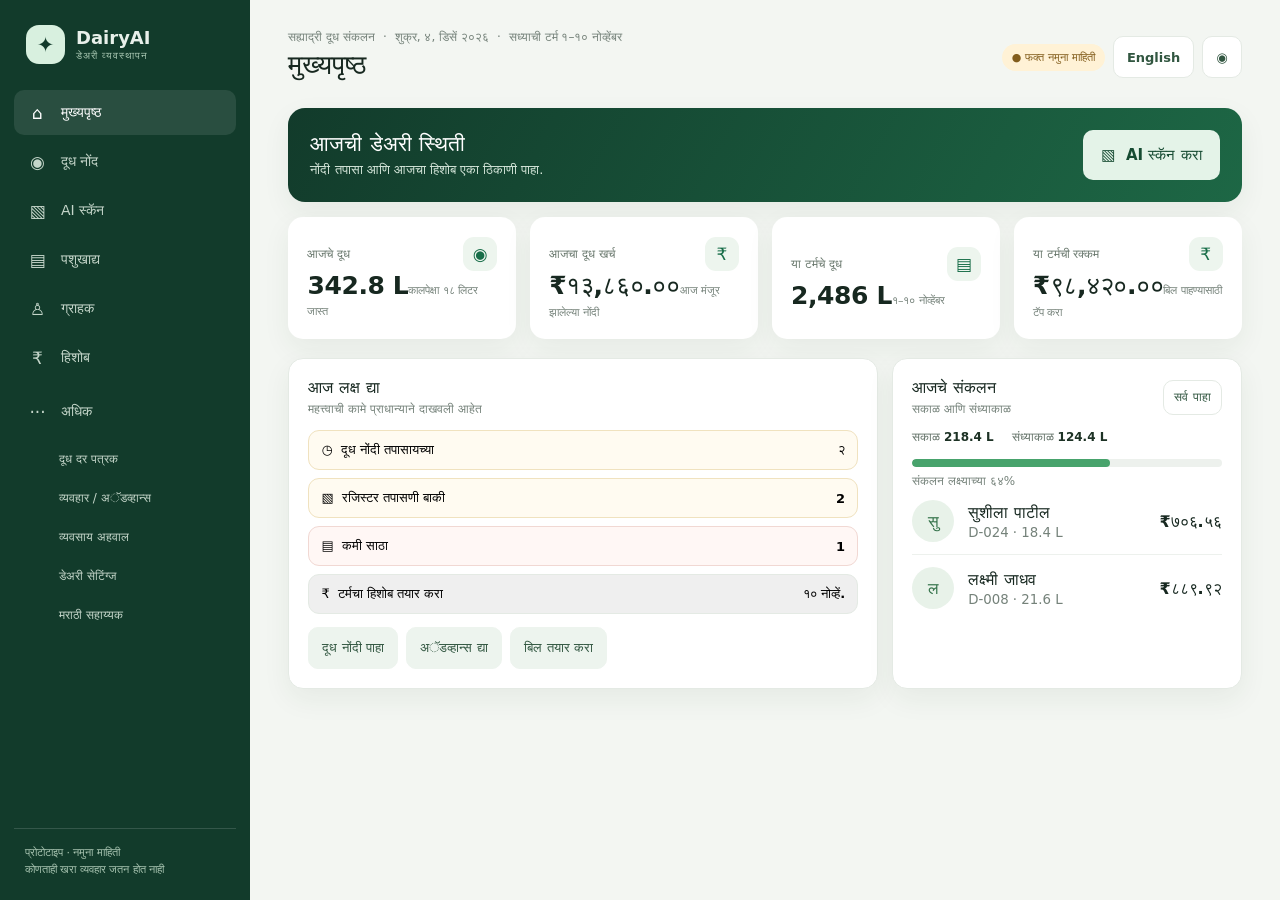
<file: frontend/prototype.html>
<!doctype html>
<html lang="mr">
<head>
  <meta charset="utf-8">
  <meta name="viewport" content="width=device-width, initial-scale=1, viewport-fit=cover">
  <meta name="theme-color" content="#123b2b">
  <title>DairyAI V2 · UI prototype</title>
  <style>
    :root{font-family:system-ui,-apple-system,"Noto Sans Devanagari","Nirmala UI",sans-serif;color:#172820;background:#f3f6f2;font-synthesis:none;--green:#176d48;--dark:#123b2b;--muted:#75827a;--line:#e4eae4;--white:#fff;--amber:#fff5df;--red:#fff0ed;--shadow:0 10px 28px #1c3c2710}
    *{box-sizing:border-box}body{margin:0}button,input,select{font:inherit}button{cursor:pointer}button:focus-visible,input:focus-visible,select:focus-visible{outline:3px solid #78bd91;outline-offset:2px}.shell{min-height:100dvh}.side{position:fixed;inset:0 auto 0 0;width:250px;background:var(--dark);padding:22px 14px;color:#e8f0ea;display:flex;flex-direction:column;z-index:5}.brand{display:flex;gap:11px;align-items:center;padding:3px 12px 26px}.brandmark{width:39px;height:39px;border-radius:13px;background:#d8f0df;color:var(--dark);display:grid;place-items:center;font-size:21px;font-weight:800}.brand b{font-size:18px}.brand small{display:block;color:#a6c5b0;font-size:10px;letter-spacing:1px;margin-top:2px}.navset{display:grid;gap:4px}.nav,.more-link{border:0;background:transparent;color:#c5d6ca;text-align:left;border-radius:10px;padding:11px 12px;min-height:45px;display:flex;align-items:center;gap:12px;font-size:14px}.nav:hover,.more-link:hover,.nav.active,.more-link.active{background:#ffffff19;color:white}.nav .ico{width:23px;text-align:center;font-size:17px}.nav.more{margin-top:5px}.more-links{margin:2px 0 2px 35px;display:grid;gap:2px}.more-link{font-size:12px;min-height:37px;padding:8px 10px}.sidebar-note{margin-top:auto;border-top:1px solid #ffffff25;padding:15px 11px 0;color:#a8c4b1;font-size:11px;line-height:1.55}.mock-badge{display:inline-flex;align-items:center;gap:6px;border-radius:30px;background:#fff2d6;color:#825d1c;padding:7px 10px;font-size:11px;font-weight:750}.main{margin-left:250px;padding:22px clamp(18px,3vw,48px) 50px;max-width:1700px}.top{min-height:70px;display:flex;align-items:center;justify-content:space-between;gap:15px;margin-bottom:16px}.headingline{color:var(--muted);font-size:12px;display:flex;gap:8px;align-items:center;flex-wrap:wrap}.top h1{font-size:27px;line-height:1.35;margin:3px 0 0}.top-actions{display:flex;gap:8px;align-items:center}.iconbtn,.btn{border:1px solid var(--line);border-radius:10px;background:white;color:#315640;min-height:42px;padding:9px 13px;font-size:13px;font-weight:650}.iconbtn:hover,.btn:hover{border-color:#9cbeaa;background:#f8fbf8}.btn.primary{border-color:var(--green);background:var(--green);color:white}.btn.primary:hover{background:#105838}.btn.ghost{background:#edf4ee;border-color:#edf4ee}.btn.danger{color:#a5483e;background:#fff7f5}.btn.small{min-height:35px;padding:7px 10px;font-size:12px}.wrap{max-width:1320px}.grid{display:grid;gap:14px}.stats{grid-template-columns:repeat(4,minmax(0,1fr));margin:15px 0 19px}.card,.panel{background:var(--white);border:1px solid var(--line);border-radius:15px;box-shadow:var(--shadow)}.stat{padding:17px 19px;min-height:122px}.stat-top{display:flex;justify-content:space-between;gap:10px;align-items:center;color:#68776c;font-size:12px}.stat-icon{display:grid;place-items:center;width:34px;height:34px;border-radius:11px;background:#edf5ee;color:var(--green);font-size:17px}.stat-value{font-size:25px;font-weight:800;letter-spacing:-.4px;margin:9px 0 3px}.stat-note{font-size:11px;color:var(--muted)}.stat-link{border:0;text-align:left;cursor:pointer;color:inherit}.stat-link:hover{transform:translateY(-1px);border-color:#c5d8ca}.panel{padding:19px;margin-bottom:14px}.panel-head{display:flex;align-items:center;justify-content:space-between;gap:12px;margin-bottom:14px}.panel h2,.panel h3{margin:0;font-size:16px}.hint{color:var(--muted);font-size:12px;margin-top:5px}.split{grid-template-columns:minmax(0,1.35fr) minmax(280px,.8fr)}.actions{display:flex;gap:8px;flex-wrap:wrap}.hero{background:linear-gradient(120deg,#123b2b,#1d6745);color:white;border-radius:17px;padding:22px;display:flex;justify-content:space-between;align-items:center;gap:20px;margin-bottom:14px;box-shadow:var(--shadow)}.hero h2{margin:0 0 6px;font-size:21px}.hero p{margin:0;color:#d4e5d9;font-size:13px}.hero .btn{min-height:50px;padding:12px 18px;font-size:15px;color:#164b32;background:#e4f3e8;border:0;white-space:nowrap}.alerts{display:grid;gap:8px}.alert{display:flex;justify-content:space-between;align-items:center;gap:12px;padding:11px 12px;border:1px solid var(--line);border-radius:11px;font-size:13px}.alert .count{font-weight:800}.alert.amber{background:#fffbf1;border-color:#f0e2bf}.alert.red{background:#fff7f5;border-color:#f1d8d3}.table-scroll{overflow:auto;overscroll-behavior-x:contain}table{width:100%;border-collapse:collapse;font-size:13px;white-space:nowrap}th{text-align:left;padding:10px;color:#75827a;font-size:11px;font-weight:650;border-bottom:1px solid var(--line)}td{padding:12px 10px;border-bottom:1px solid #eef1ed}tbody tr:last-child td{border-bottom:0}tbody tr.clickable{cursor:pointer}tbody tr.clickable:hover{background:#f8fbf8}.status{display:inline-flex;align-items:center;gap:5px;padding:5px 8px;border-radius:30px;background:#eaf4ec;color:#247348;font-size:11px;font-weight:700}.status.review{background:var(--amber);color:#926517}.status.invalid{background:var(--red);color:#a64238}.status.dot:before{content:"";width:6px;height:6px;background:currentColor;border-radius:50%}.filters{display:flex;gap:8px;flex-wrap:wrap;margin:11px 0 14px}.filters input,.filters select,.field input,.field select{border:1px solid #dfe6df;border-radius:9px;background:white;color:#172820;min-height:40px;padding:8px 10px;font-size:13px}.filters input{min-width:170px}.chips{display:flex;gap:7px;flex-wrap:wrap}.chip{padding:7px 10px;border-radius:30px;background:#f1f5f1;color:#58675d;border:1px solid transparent;font-size:12px}.chip.active{background:#e2f1e6;color:#21643e;border-color:#cbe1d0}.field{display:grid;gap:5px}.field label{font-size:12px;font-weight:650;color:#68766d}.formrow{display:grid;grid-template-columns:repeat(3,minmax(0,1fr));gap:10px}.bar{height:8px;border-radius:10px;background:#edf1ed;overflow:hidden}.bar span{display:block;height:100%;background:#48a36c;border-radius:10px}.empty{padding:27px;text-align:center;color:var(--muted);font-size:13px}.segment{display:flex;gap:5px;background:#f0f4f0;border-radius:11px;padding:4px;width:max-content;max-width:100%;overflow:auto;margin:8px 0 14px}.segment button{border:0;border-radius:8px;background:transparent;padding:8px 13px;color:#657369;white-space:nowrap;font-size:12px}.segment button.active{background:#fff;color:#245d3c;box-shadow:0 2px 8px #1b382514;font-weight:750}.matrix{min-width:520px}.matrix td,.matrix th{text-align:center}.matrix th:first-child{text-align:left}.ratecell{width:74px;padding:7px;border:1px solid #e1e9e1;border-radius:7px;text-align:center;color:#21432f}.summaryline{display:flex;gap:18px;flex-wrap:wrap;color:#627167;font-size:12px}.summaryline b{color:#1d3225}.profile{display:grid;grid-template-columns:44px 1fr auto;align-items:center;gap:12px;padding:12px 0;border-bottom:1px solid #edf1ed}.profile:last-child{border:0}.avatar{height:42px;width:42px;border-radius:50%;background:#e8f2e9;display:grid;place-items:center;color:#327148;font-weight:800}.profile small{display:block;color:var(--muted);margin-top:3px}.terms{display:flex;gap:7px;flex-wrap:wrap}.term{border:1px solid var(--line);background:#fff;padding:8px 11px;border-radius:9px;font-size:12px;color:#55645a}.term.active{background:#e7f2e9;border-color:#c9dfce;color:#22613b;font-weight:700}.toast{position:fixed;z-index:20;bottom:22px;left:50%;transform:translate(-50%,20px);opacity:0;transition:.2s;background:#193f2c;color:white;border-radius:11px;padding:12px 16px;font-size:13px;box-shadow:var(--shadow);pointer-events:none}.toast.show{opacity:1;transform:translate(-50%,0)}dialog{width:min(560px,calc(100% - 24px));max-height:90dvh;border:0;border-radius:18px;padding:20px;box-shadow:0 25px 80px #102f2280}dialog::backdrop{background:#10271d77}.dialog-head{display:flex;justify-content:space-between;align-items:center;margin-bottom:14px}.dialog-head h2{margin:0;font-size:18px}.dialog-body{display:grid;gap:12px}.dialog-foot{display:flex;justify-content:flex-end;gap:8px;margin-top:17px}.notice{padding:11px 13px;background:#f2f7f2;border-radius:10px;color:#48634e;font-size:12px;line-height:1.55}.notice.warn{background:#fff7e6;color:#80601f}.filebox{border:1.5px dashed #bbccbe;border-radius:14px;background:#f9fbf8;padding:22px;text-align:center}.filebox input{max-width:100%;margin-top:10px}.photo{max-width:100%;max-height:240px;object-fit:contain;border-radius:10px;margin-top:10px}.mobilebar{display:none}
    @media(max-width:950px){.side{width:215px}.main{margin-left:215px;padding-inline:20px}.stats{grid-template-columns:repeat(2,minmax(0,1fr))}.split{grid-template-columns:1fr}}
    @media(max-width:700px){.side{display:none}.main{margin:0;padding:12px 13px calc(88px + env(safe-area-inset-bottom))}.top{position:sticky;top:0;z-index:4;background:#f3f6f2ed;backdrop-filter:blur(8px);padding:7px 0 11px;margin:0 0 8px;min-height:62px}.top h1{font-size:21px}.headingline{font-size:11px}.top-actions .mock-badge{display:none}.top-actions .iconbtn{min-height:42px}.stats{gap:9px;margin:10px 0 12px}.stat{padding:13px;min-height:111px;border-radius:13px}.stat-value{font-size:20px}.stat-top{font-size:11px;align-items:flex-start}.stat-icon{width:29px;height:29px;font-size:15px}.stat-note{font-size:10px}.panel{padding:14px;margin-bottom:10px;border-radius:13px}.hero{padding:17px;align-items:flex-start;flex-direction:column;gap:13px}.hero h2{font-size:19px}.hero .btn{width:100%}.panel-head{align-items:flex-start}.panel h2,.panel h3{font-size:15px}.hint{font-size:11px}.filters{display:grid;grid-template-columns:1fr 1fr}.filters input:first-child{grid-column:1/-1}.filters input,.filters select{min-width:0;width:100%}.formrow{grid-template-columns:1fr 1fr}.table-scroll{margin-inline:-5px;padding-inline:5px}table{min-width:660px}.summaryline{gap:9px 15px}.actions{width:100%}.actions .btn{flex:1}.mobilebar{position:fixed;inset:auto 0 0;z-index:10;display:flex;justify-content:space-around;gap:2px;padding:5px 4px calc(5px + env(safe-area-inset-bottom));background:#fff;border-top:1px solid var(--line);box-shadow:0 -4px 18px #193a2510}.mobilebar button{flex:1;min-width:0;min-height:55px;border:0;background:transparent;border-radius:10px;color:#617168;display:grid;place-items:center;align-content:center;gap:1px;font-size:18px}.mobilebar button small{font-size:10px;white-space:nowrap}.mobilebar button.active{background:#e7f2e9;color:#17633e}.mobilebar .scanfab{color:#fff;background:var(--green);margin-top:-17px;height:62px;box-shadow:0 3px 12px #164c2b40}.mobilebar .scanfab small{color:white}dialog{border-radius:18px 18px 0 0;margin:auto 0 0;padding:18px 15px calc(18px + env(safe-area-inset-bottom));max-height:92dvh}.dialog-foot{position:sticky;bottom:-18px;background:white;padding:10px 0 2px}.dialog-foot .btn{flex:1}.ratecell{width:64px}.sidebar-note{display:none}}
    @media(max-width:370px){.main{padding-inline:9px}.stats{gap:7px}.stat{padding:10px}.stat-value{font-size:18px}.top h1{font-size:19px}.mobilebar button small{font-size:9px}}
    @media(prefers-reduced-motion:reduce){*{scroll-behavior:auto!important;transition:none!important}}
  </style>
</head>
<body>
  <div class="shell">
    <aside class="side" aria-label="मुख्य नेव्हिगेशन">
      <div class="brand"><div class="brandmark">✦</div><div><b>DairyAI</b><small>डेअरी व्यवस्थापन</small></div></div>
      <nav class="navset" id="desktopNav"></nav>
      <div class="sidebar-note">प्रोटोटाइप · नमुना माहिती<br>कोणताही खरा व्यवहार जतन होत नाही</div>
    </aside>
    <main class="main">
      <header class="top">
        <div><div class="headingline"><span id="dairyName">सह्याद्री दूध संकलन</span><span>·</span><span id="today"></span><span>·</span><span>सध्याची टर्म १–१० नोव्हेंबर</span></div><h1 id="pageTitle">मुख्यपृष्ठ</h1></div>
        <div class="top-actions"><span class="mock-badge">● फक्त नमुना माहिती</span><button class="iconbtn" id="languageToggle" aria-label="भाषा बदला">English</button><button class="iconbtn" data-action="profile" aria-label="प्रोफाइल">◉</button></div>
      </header>
      <div class="wrap" id="view"></div>
    </main>
    <nav class="mobilebar" id="mobileNav" aria-label="मोबाइल नेव्हिगेशन"></nav>
  </div>
  <div class="toast" id="toast" role="status" aria-live="polite"></div>
  <dialog id="dialog"><div id="dialogContent"></div></dialog>
  <script>
    (() => {
      const navItems = [
        ["home","⌂","मुख्यपृष्ठ","Home"],["milk","◉","दूध नोंद","Milk"],
        ["scan","▧","AI स्कॅन","Scan"],["feed","▤","पशुखाद्य","Feed"],
        ["farmers","♙","ग्राहक","Farmers"],["billing","₹","हिशोब","Billing"],
        ["rates","⌁","दूध दर पत्रक","Rate chart"],["transactions","↔","व्यवहार / अॅडव्हान्स","Transactions"],
        ["reports","▥","व्यवसाय अहवाल","Reports"],["settings","⚙","डेअरी सेटिंग्ज","Settings"],
        ["assistant","◌","मराठी सहाय्यक","Assistant"]
      ];
      const state = {
        page:"home", lang:"mr", feedTab:"stock", term:"१–१० नोव्हेंबर",
        milkRows:[
          {code:"D-024",name:"सुशीला पाटील",session:"सकाळ",litres:18.4,fat:4.2,snf:8.6,rate:38.4,amount:706.56,status:"मंजूर"},
          {code:"D-031",name:"रामदास शिंदे",session:"सकाळ",litres:14.2,fat:3.8,snf:8.4,rate:35.8,amount:508.36,status:"तपासा"},
          {code:"D-008",name:"लक्ष्मी जाधव",session:"सकाळ",litres:21.6,fat:4.5,snf:8.8,rate:41.2,amount:889.92,status:"मंजूर"},
          {code:"D-017",name:"विठ्ठल कदम",session:"संध्याकाळ",litres:16.1,fat:3.4,snf:8.1,rate:32.6,amount:524.86,status:"तपासा"},
          {code:"D-042",name:"मंगल मोरे",session:"सकाळ",litres:12.8,fat:4.1,snf:8.5,rate:37.7,amount:482.56,status:"मंजूर"}
        ],
        products:[
          {name:"शक्ती पशुखाद्य",code:"FD-01",qty:24,unit:"पोती",buy:1180,sell:1320,threshold:8},
          {name:"कॅल्शियम पावडर",code:"FD-02",qty:18,unit:"किलो",buy:42,sell:55,threshold:10},
          {name:"खनिज मिश्रण",code:"FD-03",qty:6,unit:"किलो",buy:160,sell:195,threshold:8},
          {name:"कडबा पूरक",code:"FD-04",qty:32,unit:"पोती",buy:940,sell:1080,threshold:10}
        ],
        farmers:[
          {code:"D-008",name:"लक्ष्मी जाधव",balance:3240,litres:184.6,advance:1000},
          {code:"D-024",name:"सुशीला पाटील",balance:2860,litres:161.2,advance:0},
          {code:"D-031",name:"रामदास शिंदे",balance:1480,litres:139.4,advance:2500},
          {code:"D-017",name:"विठ्ठल कदम",balance:920,litres:128.8,advance:0},
          {code:"D-042",name:"मंगल मोरे",balance:4180,litres:197.3,advance:500}
        ],
        billsGenerated:false,
        rates:{fats:["3.0","3.5","4.0","4.5","5.0"],snfs:["8.0","8.5","9.0"],values:[[27.4,29.8,32.2],[30.1,32.5,34.9],[32.8,35.2,37.6],[35.5,37.9,40.3],[38.2,40.6,43.0]]}
      };
      const tr = (mr,en) => state.lang==="mr" ? mr : en;
      const esc = value => String(value??"").replace(/[&<>"']/g,c=>({"&":"&amp;","<":"&lt;",">":"&gt;",'"':"&quot;","'":"&#39;"}[c]));
      const money = n => new Intl.NumberFormat(state.lang==="mr"?"mr-IN":"en-IN",{style:"currency",currency:"INR",maximumFractionDigits:2}).format(Number(n||0));
      const num = n => new Intl.NumberFormat(state.lang==="mr"?"mr-IN":"en-IN",{maximumFractionDigits:1}).format(Number(n||0));
      const navLabel = item => state.lang==="mr"?item[2]:item[3];
      const active = page => state.page===page?" active":"";
      const title = () => navLabel(navItems.find(item=>item[0]===state.page)||navItems[0]);
      const toast = message => {const node=document.querySelector("#toast");node.textContent=message;node.classList.add("show");setTimeout(()=>node.classList.remove("show"),2400)};
      const status = text => {
        const label=state.lang==="en"?({"तपासा":"Needs review","मंजूर":"Approved","चुकीची":"Invalid","उपलब्ध":"In stock"}[text]||text):text;
        return `<span class="status ${text==="तपासा"||text==="Needs review"?"review":text==="चुकीची"||text==="Invalid"?"invalid":""}">${esc(label)}</span>`;
      };
      const table = (heads,rows,extra="") => `<div class="table-scroll"><table ${extra}><thead><tr>${heads.map(h=>`<th>${h}</th>`).join("")}</tr></thead><tbody>${rows}</tbody></table></div>`;
      const navButton = item => `<button class="nav${active(item[0])}" data-nav="${item[0]}"><span class="ico">${item[1]}</span><span>${navLabel(item)}</span></button>`;
      const renderNav = () => {
        const main = navItems.slice(0,6), more=navItems.slice(6);
        document.querySelector("#desktopNav").innerHTML=main.map(navButton).join("")+
          `<button class="nav more${more.some(item=>item[0]===state.page)?" active":""}" data-action="more"><span class="ico">···</span><span>${tr("अधिक","More")}</span></button>`+
          `<div class="more-links">${more.map(item=>`<button class="more-link${active(item[0])}" data-nav="${item[0]}">${navLabel(item)}</button>`).join("")}</div>`;
        document.querySelector("#mobileNav").innerHTML=[
          ["home","⌂",tr("होम","Home")],["milk","◉",tr("दूध","Milk")],["scan","▧",tr("स्कॅन","Scan")],
          ["feed","▤",tr("खाद्य","Feed")],["billing","₹",tr("हिशोब","Bill")]
        ].map(([page,icon,label])=>`<button data-nav="${page}" class="${page==="scan"?"scanfab":""}${active(page)}"><span>${icon}</span><small>${label}</small></button>`).join("");
      };
      const stat = (label,value,note,icon,page) => `<button class="card stat stat-link" data-nav="${page}"><span class="stat-top">${label}<span class="stat-icon">${icon}</span></span><span class="stat-value">${value}</span><span class="stat-note">${note}</span></button>`;
      const home = () => {
        const reviewed=state.milkRows.filter(row=>row.status==="तपासा").length;
        return `<div class="hero"><div><h2>${tr("आजची डेअरी स्थिती","Your dairy at a glance")}</h2><p>${tr("नोंदी तपासा आणि आजचा हिशोब एका ठिकाणी पाहा.","Review entries and keep today's work moving.")}</p></div><button class="btn" data-nav="scan">▧ &nbsp;${tr("AI स्कॅन करा","Scan a register")}</button></div>
          <div class="grid stats">${stat(tr("आजचे दूध","Today's milk"),"342.8 L",tr("कालपेक्षा १८ लिटर जास्त","18 L more than yesterday"),"◉","milk")}${stat(tr("आजचा दूध खर्च","Today's milk cost"),money(13860),tr("आज मंजूर झालेल्या नोंदी","Based on approved entries"),"₹","milk")}${stat(tr("या टर्मचे दूध","Milk this term"),"2,486 L",tr("१–१० नोव्हेंबर","1–10 November"),"▤","billing")}${stat(tr("या टर्मची रक्कम","Term amount"),money(98420),tr("बिल पाहण्यासाठी टॅप करा","Tap to open billing"),"₹","billing")}</div>
          <div class="grid split"><section class="panel"><div class="panel-head"><div><h2>${tr("आज लक्ष द्या","Needs your attention")}</h2><div class="hint">${tr("महत्त्वाची कामे प्राधान्याने दाखवली आहेत","Key actions for today")}</div></div></div><div class="alerts">
            <button class="alert amber" data-nav="milk"><span>◷ &nbsp;${tr("दूध नोंदी तपासायच्या","Milk entries to review")}</span><span class="count">${num(reviewed)}</span></button>
            <button class="alert amber" data-nav="scan"><span>▧ &nbsp;${tr("रजिस्टर तपासणी बाकी","Register scans pending")}</span><span class="count">2</span></button>
            <button class="alert red" data-nav="feed"><span>▤ &nbsp;${tr("कमी साठा","Low feed stock")}</span><span class="count">1</span></button>
            <button class="alert" data-nav="billing"><span>₹ &nbsp;${tr("टर्मचा हिशोब तयार करा","Settlement due soon")}</span><span class="count">१० नोव्हें.</span></button></div>
            <div class="actions" style="margin-top:13px"><button class="btn ghost" data-nav="milk">${tr("दूध नोंदी पाहा","View milk entries")}</button><button class="btn ghost" data-action="advance">${tr("अॅडव्हान्स द्या","Give advance")}</button><button class="btn ghost" data-nav="billing">${tr("बिल तयार करा","Generate bills")}</button></div></section>
          <section class="panel"><div class="panel-head"><div><h2>${tr("आजचे संकलन","Today's collection")}</h2><div class="hint">${tr("सकाळ आणि संध्याकाळ","Morning and evening")}</div></div><button class="btn small" data-nav="milk">${tr("सर्व पाहा","View all")}</button></div><div class="summaryline"><span>${tr("सकाळ","Morning")} <b>218.4 L</b></span><span>${tr("संध्याकाळ","Evening")} <b>124.4 L</b></span></div><div class="bar" style="margin:15px 0 7px"><span style="width:64%"></span></div><div class="hint">${tr("संकलन लक्ष्याच्या ६४%","64% of today's collection target")}</div><div class="profile"><div class="avatar">सु</div><div><b>सुशीला पाटील</b><small>D-024 · 18.4 L</small></div><b>${money(706.56)}</b></div><div class="profile"><div class="avatar">ल</div><div><b>लक्ष्मी जाधव</b><small>D-008 · 21.6 L</small></div><b>${money(889.92)}</b></div></section></div>`;
      };
      const milk = () => {
        const rows=state.milkRows.map((r,i)=>`<tr class="clickable" data-action="edit-milk" data-index="${i}"><td><b>${esc(r.name)}</b><div class="hint">${esc(r.code)}</div></td><td>${num(r.litres)} L</td><td>${money(r.rate)}</td><td><b>${money(r.amount)}</b></td><td>${status(r.status)}</td></tr>`).join("");
        return `<section class="panel"><div class="panel-head"><div><h2>${tr("दूध संकलन","Milk collection")}</h2><div class="hint">${tr("दैनंदिन नोंदी आणि टर्मचा आढावा","Daily entries and term overview")}</div></div><button class="btn primary" data-action="add-milk">＋ ${tr("दूध नोंद","Add entry")}</button></div>
          <div class="terms">${["१–१० नोव्हेंबर","११–२० नोव्हेंबर","२१–३० नोव्हेंबर"].map((x,i)=>`<button class="term${i===0?" active":""}" data-action="term" data-term="${x}">${state.lang==="mr"?x:["1–10 Nov","11–20 Nov","21–30 Nov"][i]}</button>`).join("")}</div>
          <div class="filters"><input aria-label="शेतकरी शोधा" placeholder="${tr("नाव किंवा कोड शोधा","Search farmer or code")}"><input type="date" value="2026-11-06"><select aria-label="सत्र"><option>${tr("सर्व सत्र","All sessions")}</option><option>${tr("सकाळ","Morning")}</option><option>${tr("संध्याकाळ","Evening")}</option></select><select aria-label="स्थिती"><option>${tr("सर्व स्थिती","All statuses")}</option><option>${tr("तपासा","Needs review")}</option><option>${tr("मंजूर","Approved")}</option></select></div>
          <div class="summaryline"><span>${tr("नोंदी","Entries")} <b>${num(state.milkRows.length)}</b></span><span>${tr("एकूण दूध","Total milk")} <b>${num(state.milkRows.reduce((a,r)=>a+r.litres,0))} L</b></span><span>${tr("एकूण रक्कम","Total amount")} <b>${money(state.milkRows.reduce((a,r)=>a+r.amount,0))}</b></span><span>${tr("तपासायचे","To review")} <b>${num(state.milkRows.filter(r=>r.status==="तपासा").length)}</b></span></div>
          <div style="margin-top:10px">${table([tr("शेतकरी","Farmer"),tr("लिटर","Litres"),tr("दर","Rate"),tr("रक्कम","Amount"),tr("स्थिती","Status")],rows)}</div><div class="hint">${tr("नोंदीवर टॅप करून तपशील बदला.","Tap a row to review or edit details.")}</div></section>`;
      };
      const scan = () => `<div class="grid split"><section class="panel"><div class="panel-head"><div><h2>${tr("रजिस्टरचा फोटो","Photograph a register")}</h2><div class="hint">${tr("प्रकार AI ओळखेल; खात्री नसल्यास तुम्हाला विचारेल.","AI detects the document and asks if it is unsure.")}</div></div><span class="status">✦ AI</span></div>
        <div class="filebox"><div style="font-size:30px">▧</div><b>${tr("फोटो निवडा किंवा कॅमेरा वापरा","Choose a photo or use camera")}</b><div class="hint">JPG · PNG · HEIC</div><input id="scanFile" type="file" accept="image/*" capture="environment"><img id="photoPreview" class="photo" hidden></div>
        <div class="actions" style="margin-top:12px"><button class="btn primary" data-action="demo-scan">✦ &nbsp;${tr("नमुना स्कॅन पाहा","Preview sample scan")}</button></div>
        <div id="scanOutput" style="margin-top:12px"></div>
        <div class="notice warn" style="margin-top:12px">${tr("हा UI प्रोटोटाइप आहे. फोटो कुठेही पाठवला जात नाही; नमुना स्कॅन फक्त दाखवतो.","Prototype only: photos are not uploaded. Sample scan demonstrates the review screen.")}</div>
        </section><section class="panel"><h2>${tr("एकच स्कॅन, वेगवेगळे रजिस्टर","One scan flow for every document")}</h2><div class="hint">${tr("दूध, पशुखाद्य विक्री किंवा दूध दरपत्रक","Milk, cattle-feed sales, or rate chart")}</div>
        <div class="alerts" style="margin-top:16px"><div class="alert"><span>◉ &nbsp;${tr("दूध संकलन नोंद","Milk collection register")}</span><span>✓</span></div><div class="alert"><span>▤ &nbsp;${tr("पशुखाद्य विक्री नोंद","Feed sales register")}</span><span>✓</span></div><div class="alert"><span>⌁ &nbsp;${tr("दूध दरपत्रक","Milk rate chart")}</span><span>✓</span></div></div>
        <p class="hint">${tr("प्रत्येक नोंद तपासून मंजूर केल्यावरच हिशोबात जाईल.","Entries affect accounts only after review and approval.")}</p></section></div>`;
      const feed = () => {
        const tabs=[["stock",tr("सध्याचा साठा","Current stock")],["inward",tr("माल जमा","Stock inward")],["sales",tr("ग्राहक विक्री","Farmer sales")]];
        let body="";
        if(state.feedTab==="stock"){
          const rows=state.products.map(p=>`<tr><td><b>${esc(p.name)}</b><div class="hint">${esc(p.code)}</div></td><td>${num(p.qty)} ${esc(p.unit)}</td><td>${money(p.buy)}</td><td>${money(p.sell)}</td><td>${p.qty<=p.threshold?status("तपासा"):status("उपलब्ध")}</td><td><button class="btn small" data-action="edit-product" data-code="${esc(p.code)}">${tr("बदला","Edit")}</button></td></tr>`).join("");
          body=`<div class="panel-head"><div><h2>${tr("उपलब्ध पशुखाद्य","Available feed")}</h2><div class="hint">${tr("कमी साठा असलेला माल दिसेल","Low stock is highlighted")}</div></div><button class="btn primary" data-action="stock-in">${tr("＋ माल जमा","＋ Stock inward")}</button></div>${table([tr("उत्पादन","Product"),tr("शिल्लक","Available"),tr("खरेदी दर","Buy price"),tr("विक्री दर","Sell price"),tr("स्थिती","Status"),""],rows)}`;
        }else if(state.feedTab==="inward"){
          body=`<div class="panel-head"><div><h2>${tr("नवीन माल नोंद","Record incoming stock")}</h2><div class="hint">${tr("एकाच वेळी अनेक वस्तू जोडा","Add one or more items")}</div></div></div><div class="formrow"><div class="field"><label>${tr("उत्पादन","Product")}</label><select id="inProduct">${state.products.map(p=>`<option value="${esc(p.code)}">${esc(p.name)}</option>`).join("")}</select></div><div class="field"><label>${tr("प्रमाण","Quantity")}</label><input id="inQty" type="number" min=".1" value="10"></div><div class="field"><label>${tr("खरेदी दर","Purchase price")}</label><input id="inPrice" type="number" value="1180"></div></div><div class="actions" style="margin-top:14px"><button class="btn ghost" data-action="add-inward-row">＋ ${tr("ओळ जोडा","Add row")}</button><button class="btn primary" data-action="save-inward">${tr("नमुना जमा करा","Save demo stock")}</button></div><div class="notice" style="margin-top:14px">${tr("प्रोटोटाइपमधील बदल फक्त या पानावर तात्पुरते आहेत.","Changes are temporary in this prototype only.")}</div>`;
        }else{
          const rows=[["06 नोव्हें.","सुशीला पाटील","शक्ती पशुखाद्य · 1 पोते",1320],["05 नोव्हें.","लक्ष्मी जाधव","कॅल्शियम पावडर · 2 किलो",110],["05 नोव्हें.","रामदास शिंदे","खनिज मिश्रण · 1 किलो",195]].map(r=>`<tr><td>${r[0]}</td><td>${r[1]}</td><td>${r[2]}</td><td><b>${money(r[3])}</b></td></tr>`).join("");
          body=`<div class="panel-head"><div><h2>${tr("पशुखाद्य विक्री","Feed sales")}</h2><div class="hint">${tr("स्कॅन किंवा हाताने विक्री नोंदवा","Scan a register or add a sale")}</div></div><button class="btn primary" data-action="feed-sale">${tr("＋ विक्री नोंद","Add sale")}</button></div><div class="actions" style="margin-bottom:13px"><button class="btn ghost" data-nav="scan">${tr("विक्री रजिस्टर स्कॅन","Scan sales register")}</button></div>${table([tr("दिनांक","Date"),tr("शेतकरी","Farmer"),tr("माल","Product"),tr("रक्कम","Amount")],rows)}`;
        }
        return `<div class="grid stats">${stat(tr("उत्पादने","Products"),num(state.products.length),tr("सक्रिय वस्तू","Active products"),"▤","feed")}${stat(tr("साठा मूल्य","Stock value"),money(state.products.reduce((a,p)=>a+p.qty*p.buy,0)),tr("खरेदी दरानुसार","At purchase cost"),"₹","feed")}${stat(tr("कमी साठा","Low stock"),num(state.products.filter(p=>p.qty<=p.threshold).length),tr("लक्ष देण्याची गरज","Needs attention"),"!","feed")}${stat(tr("आजची विक्री","Today's sales"),money(1625),tr("३ विक्री नोंदी","3 sales"),"↗","feed")}</div><section class="panel"><div class="segment">${tabs.map(([key,label])=>`<button class="${state.feedTab===key?"active":""}" data-action="feed-tab" data-tab="${key}">${label}</button>`).join("")}</div>${body}</section>`;
      };
      const farmers = () => {
        const rows=state.farmers.map((f,i)=>`<tr class="clickable" data-action="farmer" data-index="${i}"><td><b>${esc(f.code)}</b></td><td>${esc(f.name)}</td><td><b>${money(f.balance)}</b></td><td>${num(f.litres)} L</td><td>${money(f.advance)}</td></tr>`).join("");
        return `<section class="panel"><div class="panel-head"><div><h2>${tr("ग्राहक","Farmers")}</h2><div class="hint">${tr("या टर्ममधील दूध, बाकी आणि अॅडव्हान्स","Milk, balance and advances this term")}</div></div><button class="btn primary" data-action="add-farmer">＋ ${tr("नवीन ग्राहक","Add farmer")}</button></div><div class="filters"><input placeholder="${tr("नाव किंवा कोड शोधा","Search name or code")}"><select><option>${tr("सर्व ग्राहक","All farmers")}</option><option>${tr("बाकी असलेले","With balance")}</option></select></div>${table([tr("कोड","Code"),tr("नाव","Name"),tr("सध्याची बाकी","Balance"),tr("या टर्मचे दूध","Term milk"),tr("अॅडव्हान्स","Advance")],rows)}<div class="hint">${tr("ग्राहकावर टॅप करून खाते उघडा.","Tap a farmer to open their account.")}</div></section>`;
      };
      const billing = () => `<div class="panel"><div class="panel-head"><div><h2>${tr("दहा दिवसांचा हिशोब","10-day billing")}</h2><div class="hint">${tr("टर्म निवडा आणि मसुदा बिले तपासा","Select a term and review draft bills")}</div></div><span class="status review">${state.billsGenerated?tr("मसुदा तयार","Draft ready"):tr("मसुदा नाही","No draft yet")}</span></div><div class="terms">${["१–१० नोव्हेंबर","११–२० नोव्हेंबर","२१–३० नोव्हेंबर"].map((x,i)=>`<button class="term${i===0?" active":""}">${state.lang==="mr"?x:["1–10 Nov","11–20 Nov","21–30 Nov"][i]}</button>`).join("")}</div><div class="grid stats">${stat(tr("एकूण ग्राहक","Farmers"),"124",tr("या टर्ममध्ये","In this term"),"♙","farmers")}${stat(tr("दूध रक्कम","Milk earnings"),money(98420),tr("मंजूर दूध नोंदी","Approved milk entries"),"◉","milk")}${stat(tr("कपात","Deductions"),money(12400),tr("खाद्य आणि अॅडव्हान्स","Feed and advances"),"−","transactions")}${stat(tr("देय रक्कम","Total payable"),money(86020),tr("नमुना अंदाज","Sample estimate"),"₹","billing")}</div><div class="summaryline"><span>${tr("तपासायची बिले","Bills needing review")} <b>${state.billsGenerated?"3":"—"}</b></span><span>${tr("अंतिम बिलं बदलता येत नाहीत","Final bills are immutable")}</span></div><div class="actions" style="margin-top:15px"><button class="btn primary" data-action="generate-bills">${tr("बिलांचा मसुदा तयार करा","Generate draft bills")}</button><button class="btn" data-action="bill-preview">${tr("नमुना बिल पाहा","Preview sample bill")}</button></div></div><div class="panel"><h2>${tr("बिलात समाविष्ट","What's included")}</h2><div class="hint">${tr("दूध जमा · पशुखाद्य · अॅडव्हान्स · अनामत · इतर कपात","Milk credit · feed · advances · anamat · other deductions")}</div><div class="notice" style="margin-top:12px">${tr("ही रक्कम केवळ नमुना स्क्रीनसाठी आहे; बिलिंग API या प्रोटोटाइपशी जोडलेले नाही.","Figures are mock data; no billing API is connected to this prototype.")}</div></div>`;
      const rates = () => `<section class="panel"><div class="panel-head"><div><h2>${tr("सक्रिय दूध दरपत्रक","Active milk rate chart")}</h2><div class="hint">${tr("दरपत्रक v3 · १ नोव्हेंबरपासून · नमुना दर","Rate chart v3 · effective 1 Nov · sample rates")}</div></div><div class="actions"><button class="btn" data-nav="scan">${tr("⌁ नवीन पत्रक स्कॅन","Scan new chart")}</button><button class="btn primary" data-action="save-rates">${tr("बदल जतन करा","Save changes")}</button></div></div><div class="segment"><button class="active">${tr("गाय","Cow")}</button><button>${tr("म्हैस","Buffalo")}</button></div><div class="table-scroll"><table class="matrix"><thead><tr><th>FAT / SNF</th>${state.rates.snfs.map(s=>`<th>${esc(s)}</th>`).join("")}</tr></thead><tbody>${state.rates.fats.map((f,ri)=>`<tr><th>${esc(f)}</th>${state.rates.values[ri].map((rate,ci)=>`<td><input class="ratecell" type="number" step=".01" value="${rate}" data-ri="${ri}" data-ci="${ci}" aria-label="FAT ${f} SNF ${state.rates.snfs[ci]} rate"></td>`).join("")}</tr>`).join("")}</tbody></table></div><div class="notice" style="margin-top:12px">${tr("दर धोरण: अचूक जुळणी · सुधारणा केल्यास नवीन आवृत्ती तयार होईल. जुन्या टर्मचा हिशोब कायम राहतो.","Policy: exact match · edits create a new version. Historical bills remain unchanged.")}</div></section>`;
      const transactions = () => `<section class="panel"><div class="panel-head"><div><h2>${tr("व्यवहार","Transactions")}</h2><div class="hint">${tr("अॅडव्हान्स, पेमेंट किंवा इतर नोंद","Advance, payment or adjustment")}</div></div><button class="btn primary" data-action="advance">＋ ${tr("अॅडव्हान्स द्या","Give advance")}</button></div><div class="segment"><button class="active">${tr("सर्व","All")}</button><button>${tr("अॅडव्हान्स","Advances")}</button><button>${tr("पेमेंट","Payments")}</button></div>${table([tr("दिनांक","Date"),tr("शेतकरी","Farmer"),tr("प्रकार","Type"),tr("तपशील","Description"),tr("रक्कम","Amount")],`<tr><td>06 नोव्हें.</td><td>रामदास शिंदे</td><td>${tr("अॅडव्हान्स","Advance")}</td><td>${tr("दिवाळी अॅडव्हान्स","Diwali advance")}</td><td>− ${money(2500)}</td></tr><tr><td>05 नोव्हें.</td><td>सुशीला पाटील</td><td>${tr("परतफेड","Repayment")}</td><td>${tr("टर्म वसुली","Term repayment")}</td><td>${money(500)}</td></tr>`)}</section>`;
      const reports = () => `<div class="grid stats">${stat(tr("दूध संकलन","Milk collected"),"7,420 L",tr("नोव्हेंबर · नमुना","November · sample"),"◉","milk")}${stat(tr("दूध खरेदी खर्च","Milk procurement cost"),money(298460),tr("मंजूर नोंदींवर आधारित","Based on approved entries"),"₹","reports")}${stat(tr("खाद्य विक्री","Feed sales"),money(48200),tr("खरेदी खर्च उपलब्ध","Purchase costs available"),"↗","feed")}${stat(tr("अंदाजित शिल्लक","Estimated surplus"),"—",tr("दूध विक्री / खर्चाची माहिती जोडा","Add milk sales and expense data"),"▥","reports")}</div><section class="panel"><div class="panel-head"><div><h2>${tr("व्यवसाय अहवाल","Business reports")}</h2><div class="hint">${tr("दिवस, टर्म किंवा महिना निवडा","Choose daily, term or monthly view")}</div></div><select><option>${tr("या महिन्यात","This month")}</option><option>${tr("या टर्ममध्ये","This term")}</option><option>${tr("आज","Today")}</option></select></div><div class="notice warn">${tr("दूध विक्री आणि खर्चाची माहिती उपलब्ध नाही; नफा दाखवलेला नाही.","Milk dispatch revenue and operating expenses are missing; profit is not shown.")}</div><div class="actions" style="margin-top:13px"><button class="btn" data-action="dispatch">${tr("दूध विक्री नोंदवा","Record milk dispatch")}</button><button class="btn" data-action="expense">${tr("खर्च नोंदवा","Record expense")}</button></div></section>`;
      const settings = () => `<section class="panel"><div class="panel-head"><div><h2>${tr("डेअरी सेटिंग्ज","Dairy settings")}</h2><div class="hint">${tr("दैनंदिन कामापासून वेगळे ठेवलेले पर्याय","Configuration away from daily work")}</div></div></div><div class="alerts"><button class="alert">${tr("डेअरी प्रोफाइल","Dairy profile")} <b>›</b></button><button class="alert">${tr("टर्म वेळापत्रक","Billing term schedule")} <b>१–१० · ११–२० · महिनाअखेर</b></button><button class="alert">${tr("व्याज आणि अनामत धोरण","Interest and anamat policy")} <b>›</b></button><button class="alert">${tr("दूध दर जुळवणी","Milk rate lookup")} <b>EXACT MATCH</b></button><button class="alert">${tr("भाषा","Language")} <b>${tr("मराठी","English")}</b></button><button class="alert">${tr("वापरकर्ते आणि परवानग्या","Users and permissions")} <b>OWNER · MANAGER · OPERATOR</b></button><button class="alert">${tr("AI सेवा स्थिती","AI provider status")} <b>Gemini · demo</b></button></div></section>`;
      const assistant = () => `<section class="panel"><div class="hero"><div><h2>${tr("डेअरीचा हिशोब विचारा","Ask about your dairy")}</h2><p>${tr("मराठीत बोला किंवा प्रश्न लिहा","Speak or type in Marathi")}</p></div><button class="btn" data-action="voice">🎙 &nbsp;${tr("बोलून विचारा","Ask by voice")}</button></div><div class="field"><label>${tr("तुमचा प्रश्न","Your question")}</label><input id="assistantQuestion" placeholder="${tr("उदा. रामदास यांची बाकी किती?","e.g. What is Ramdas's balance?")}"></div><div class="actions" style="margin-top:12px"><button class="btn primary" data-action="ask">${tr("विचारा","Ask")}</button><button class="btn" data-action="sample-question">${tr("नमुना प्रश्न","Sample question")}</button></div><div id="assistantAnswer"></div><div class="notice" style="margin-top:14px">${tr("नमुना सहाय्यक · फक्त वाचण्याची परवानगी","Sample assistant · read-only")}</div></section>`;
      const farmersDetail = i => {const f=state.farmers[i];return `<section class="panel"><div class="panel-head"><div><button class="btn small" data-nav="farmers">← ${tr("ग्राहक","Farmers")}</button><h2 style="margin-top:10px">${esc(f.name)} <span class="hint">${esc(f.code)}</span></h2></div><button class="btn">${tr("बदला","Edit")}</button></div><div class="grid stats">${stat(tr("सध्याची बाकी","Balance"),money(f.balance),tr("नमुना शिल्लक","Sample balance"),"₹","farmers")}${stat(tr("या टर्मचे दूध","Term milk"),`${num(f.litres)} L`,tr("सर्व नोंदी","All entries"),"◉","milk")}${stat(tr("अॅडव्हान्स बाकी","Advance outstanding"),money(f.advance),tr("अॅडव्हान्स","Advance"),"−","transactions")}${stat(tr("या टर्मचे बिल","Term bill"),money(f.balance),tr("मसुदा","Draft"),"▤","billing")}</div><div class="segment"><button class="active">दूध</button><button>पशुखाद्य</button><button>अॅडव्हान्स</button><button>बिले</button><button>अनामत</button></div><div class="hint">${tr("ग्राहक खाते तपशीलाचा नमुना","Sample farmer account detail")}</div></section>`};
      const viewForPage = () => {
        if(state.page==="home")return home();
        if(state.page==="milk")return milk();
        if(state.page==="scan")return scan();
        if(state.page==="feed")return feed();
        if(state.page==="farmers")return state.farmerIndex===undefined?farmers():farmersDetail(state.farmerIndex);
        if(state.page==="billing")return billing();
        if(state.page==="rates")return rates();
        if(state.page==="transactions")return transactions();
        if(state.page==="reports")return reports();
        if(state.page==="settings")return settings();
        return assistant();
      };
      const render = () => {
        renderNav();document.querySelector("#pageTitle").textContent=title();
        document.querySelector("#today").textContent=new Intl.DateTimeFormat(state.lang==="mr"?"mr-IN":"en-IN",{weekday:"short",day:"numeric",month:"short",year:"numeric"}).format(new Date());
        document.querySelector("#dairyName").textContent=tr("सह्याद्री दूध संकलन","Sahyadri Milk Collection");
        document.querySelector("#languageToggle").textContent=state.lang==="mr"?"English":"मराठी";
        document.querySelector("#view").innerHTML=viewForPage();
      };
      const openDialog = (heading,content) => {
        document.querySelector("#dialogContent").innerHTML=`<div class="dialog-head"><h2>${heading}</h2><button class="iconbtn" data-action="close-dialog" aria-label="बंद करा">✕</button></div><div class="dialog-body">${content}</div>`;
        document.querySelector("#dialogContent").insertAdjacentHTML("beforeend",`<div class="dialog-foot"><button class="btn" data-action="close-dialog">${tr("रद्द करा","Cancel")}</button><button class="btn primary" data-action="dialog-save">${tr("नमुना जतन करा","Save demo")}</button></div>`);
        document.querySelector("#dialog").showModal();
      };
      const showScan = () => {
        document.querySelector("#scanOutput").innerHTML=`<div class="panel" style="padding:14px;margin:0"><div class="panel-head"><div><h3>${tr("ओळखलेला प्रकार: दूध नोंद","Detected: Milk register")}</h3><div class="hint">${tr("खात्री करा; हा फक्त नमुना निकाल आहे","Confirm the type · sample result only")}</div></div>${status("तपासा")}</div><div class="chips"><button class="chip active" data-action="scan-type" data-type="milk">${tr("दूध","Milk")}</button><button class="chip" data-action="scan-type" data-type="feed">${tr("पशुखाद्य विक्री","Feed sales")}</button><button class="chip" data-action="scan-type" data-type="rates">${tr("दरपत्रक","Rate chart")}</button></div><div class="summaryline" style="margin:10px 0"><span>${tr("एकूण नोंदी","Entries")} <b>5</b></span><span>${tr("तपासा","Review")} <b>2</b></span><span>${tr("चुकीची","Invalid")} <b>1</b></span></div>${table([tr("शेतकरी","Farmer"),tr("लिटर","Litres"),tr("FAT","FAT"),tr("SNF","SNF"),tr("स्थिती","Status")],`<tr><td>सुशीला पाटील</td><td>18.4</td><td>4.2</td><td>8.6</td><td>${status("मंजूर")}</td></tr><tr><td>रामदास शिंदे</td><td><input class="ratecell" value="14.2" aria-label="लिटर"></td><td><input class="ratecell" value="3.8"></td><td><input class="ratecell" placeholder="—"></td><td>${status("तपासा")}</td></tr>`) }<details style="margin-top:11px"><summary class="hint">${tr("मूळ फोटो पाहा","View original photo")}</summary><div class="notice">${tr("नमुना फोटो उपलब्ध नाही.","No sample photo attached.")}</div></details><div class="actions" style="margin-top:12px"><button class="btn" data-action="scan-add-row">${tr("＋ ओळ जोडा","＋ Add row")}</button><button class="btn primary" data-action="scan-approve">${tr("तपासलेल्या नोंदी मंजूर करा","Approve reviewed entries")}</button></div></div>`;
      };
      document.addEventListener("click",event=>{
        const nav=event.target.closest("[data-nav]");if(nav){state.page=nav.dataset.nav;delete state.farmerIndex;render();return}
        const button=event.target.closest("[data-action]");if(!button)return;
        const action=button.dataset.action;
        if(action==="more"){toast(tr("अधिक पर्याय खाली दिले आहेत","More destinations are listed below"));return}
        if(action==="feed-tab"){state.feedTab=button.dataset.tab;render();return}
        if(action==="term"){document.querySelectorAll(".term").forEach(node=>node.classList.remove("active"));button.classList.add("active");state.term=button.dataset.term;toast(tr("टर्म बदलली","Billing term changed"));return}
        if(action==="edit-milk"){openDialog(tr("दूध नोंद तपासा","Review milk entry"),`<div class="formrow"><div class="field"><label>${tr("शेतकरी","Farmer")}</label><input value="${esc(state.milkRows[button.dataset.index].name)}"></div><div class="field"><label>${tr("लिटर","Litres")}</label><input type="number" value="${state.milkRows[button.dataset.index].litres}"></div><div class="field"><label>FAT / SNF</label><input value="${state.milkRows[button.dataset.index].fat} / ${state.milkRows[button.dataset.index].snf}"></div></div><div class="notice">${tr("दर आणि रक्कम बॅकएंड मोजतो; या डेमोमध्ये बदल तात्पुरते आहेत.","The backend calculates rate and amount; demo edits are temporary.")}</div>`);return}
        if(action==="add-milk"){openDialog(tr("दूध नोंद जोडा","Add milk entry"),`<div class="formrow"><div class="field"><label>${tr("शेतकरी","Farmer")}</label><select>${state.farmers.map(f=>`<option>${esc(f.name)}</option>`).join("")}</select></div><div class="field"><label>${tr("लिटर","Litres")}</label><input type="number" placeholder="0.0"></div><div class="field"><label>${tr("वेळ","Session")}</label><select><option>${tr("सकाळ","Morning")}</option><option>${tr("संध्याकाळ","Evening")}</option></select></div></div>`);return}
        if(action==="farmer"){state.farmerIndex=Number(button.dataset.index);render();return}
        if(action==="add-farmer"){openDialog(tr("नवीन ग्राहक","Add farmer"),`<div class="formrow"><div class="field"><label>${tr("ग्राहक कोड","Farmer code")}</label><input placeholder="D-125"></div><div class="field"><label>${tr("नाव","Name")}</label><input placeholder="${tr("पूर्ण नाव","Full name")}"></div><div class="field"><label>${tr("मोबाइल","Phone")}</label><input type="tel"></div></div>`);return}
        if(action==="demo-scan"){showScan();return}
        if(action==="scan-type"){document.querySelectorAll(".chip").forEach(node=>node.classList.toggle("active",node===button));toast(tr("प्रकार निवडला: फक्त डेमो","Type selected · demo only"));return}
        if(action==="scan-approve"){toast(tr("नमुना नोंदी मंजूर · काहीही जतन केले नाही","Sample review complete · nothing was saved"));return}
        if(action==="scan-add-row"){toast(tr("नमुना ओळ जोडली","Sample row added"));return}
        if(action==="stock-in"){state.feedTab="inward";render();return}
        if(action==="add-inward-row"){toast(tr("Prototype: multi-row stock entry layout can be reviewed","Prototype: multi-row stock entry"));return}
        if(action==="save-inward"){toast(tr("नमुना साठा नोंद · कायम जतन नाही","Demo stock recorded · not persisted"));return}
        if(action==="edit-product"){openDialog(tr("उत्पादन तपशील","Product details"),`<div class="notice">${esc(button.dataset.code)} · ${tr("या नमुन्यातील संपादन तात्पुरते आहे.","Edits are temporary in this prototype.")}</div><div class="field"><label>${tr("विक्री दर","Selling price")}</label><input type="number" value="1320"></div>`);return}
        if(action==="feed-sale"){openDialog(tr("पशुखाद्य विक्री","Feed sale"),`<div class="field"><label>${tr("शेतकरी","Farmer")}</label><select>${state.farmers.map(f=>`<option>${esc(f.name)}</option>`).join("")}</select></div><div class="formrow"><div class="field"><label>${tr("उत्पादन","Product")}</label><select>${state.products.map(p=>`<option>${esc(p.name)}</option>`).join("")}</select></div><div class="field"><label>${tr("प्रमाण","Quantity")}</label><input type="number" value="1"></div><div class="field"><label>${tr("दिनांक","Date")}</label><input type="date" value="2026-11-06"></div></div>`);return}
        if(action==="generate-bills"){state.billsGenerated=true;render();toast(tr("मसुदा बिलं तयार · नमुना माहिती","Drafts generated · mock data"));return}
        if(action==="bill-preview"){openDialog(tr("नमुना बिल","Sample bill"),`<div class="profile"><div class="avatar">सु</div><div><b>सुशीला पाटील</b><small>D-024 · ${state.term}</small></div></div><div class="summaryline"><span>${tr("दूध जमा","Milk earnings")} <b>${money(6840)}</b></span><span>${tr("खाद्य कपात","Feed")} <b>− ${money(1320)}</b></span><span>${tr("देय","Payable")} <b>${money(5520)}</b></span></div><div class="notice">${tr("फक्त नमुना बिल · अंतिम किंवा छापता येणारे बिल नाही","Sample only · not a finalized or printable bill")}</div>`);return}
        if(action==="advance"){openDialog(tr("अॅडव्हान्स द्या","Give an advance"),`<div class="formrow"><div class="field"><label>${tr("शेतकरी","Farmer")}</label><select>${state.farmers.map(f=>`<option>${esc(f.name)}</option>`).join("")}</select></div><div class="field"><label>${tr("रक्कम","Amount")}</label><input type="number" placeholder="₹"></div><div class="field"><label>${tr("दिनांक","Date")}</label><input type="date" value="2026-11-06"></div></div><div class="field"><label>${tr("प्रति टर्म परतफेड","Repayment per term")}</label><input type="number"></div>`);return}
        if(action==="dispatch"||action==="expense"){openDialog(action==="dispatch"?tr("दूध विक्री नोंद","Record milk dispatch"):tr("व्यवसाय खर्च","Operating expense"),`<div class="formrow"><div class="field"><label>${tr("रक्कम","Amount")}</label><input type="number"></div><div class="field"><label>${tr("दिनांक","Date")}</label><input type="date" value="2026-11-06"></div><div class="field"><label>${tr("तपशील","Description")}</label><input></div></div>`);return}
        if(action==="save-rates"){toast(tr("नवीन दरपत्रक आवृत्ती तयार · नमुना बदल","New chart version previewed · sample only"));return}
        if(action==="ask"){const q=document.querySelector("#assistantQuestion").value;document.querySelector("#assistantAnswer").innerHTML=`<div class="notice" style="margin-top:12px">${q?tr("नमुना उत्तर: या टर्मची एकूण बाकी दाखवण्यासाठी हिशोब पान उघडा.","Sample answer: open Billing to review current term totals."):""} </div>`;return}
        if(action==="sample-question"){document.querySelector("#assistantQuestion").value=tr("या टर्मची एकूण बाकी किती?","What is the total balance this term?");return}
        if(action==="voice"){toast(tr("आवाज सुविधा या नमुन्यात जोडलेली नाही","Voice input is not connected in this prototype"));return}
        if(action==="profile"){state.page="settings";render();return}
        if(action==="close-dialog"){document.querySelector("#dialog").close();return}
        if(action==="dialog-save"){document.querySelector("#dialog").close();toast(tr("डेमो बदल दाखवले · डेटाबेसमध्ये जतन नाही","Demo only · nothing saved to a database"));return}
      });
      document.querySelector("#languageToggle").addEventListener("click",()=>{state.lang=state.lang==="mr"?"en":"mr";render()});
      document.querySelector("#view").addEventListener("change",event=>{
        if(event.target.id==="scanFile"&&event.target.files?.[0]){const image=document.querySelector("#photoPreview");image.src=URL.createObjectURL(event.target.files[0]);image.hidden=false;toast(tr("फोटो फक्त तुमच्या ब्राउजरमध्ये दिसतो","Photo stays in this browser"))}
        if(event.target.matches(".ratecell")){const r=Number(event.target.dataset.ri),c=Number(event.target.dataset.ci);state.rates.values[r][c]=Number(event.target.value)||0}
      });
      render();
    })();
  </script>
</body>
</html>
</file>
